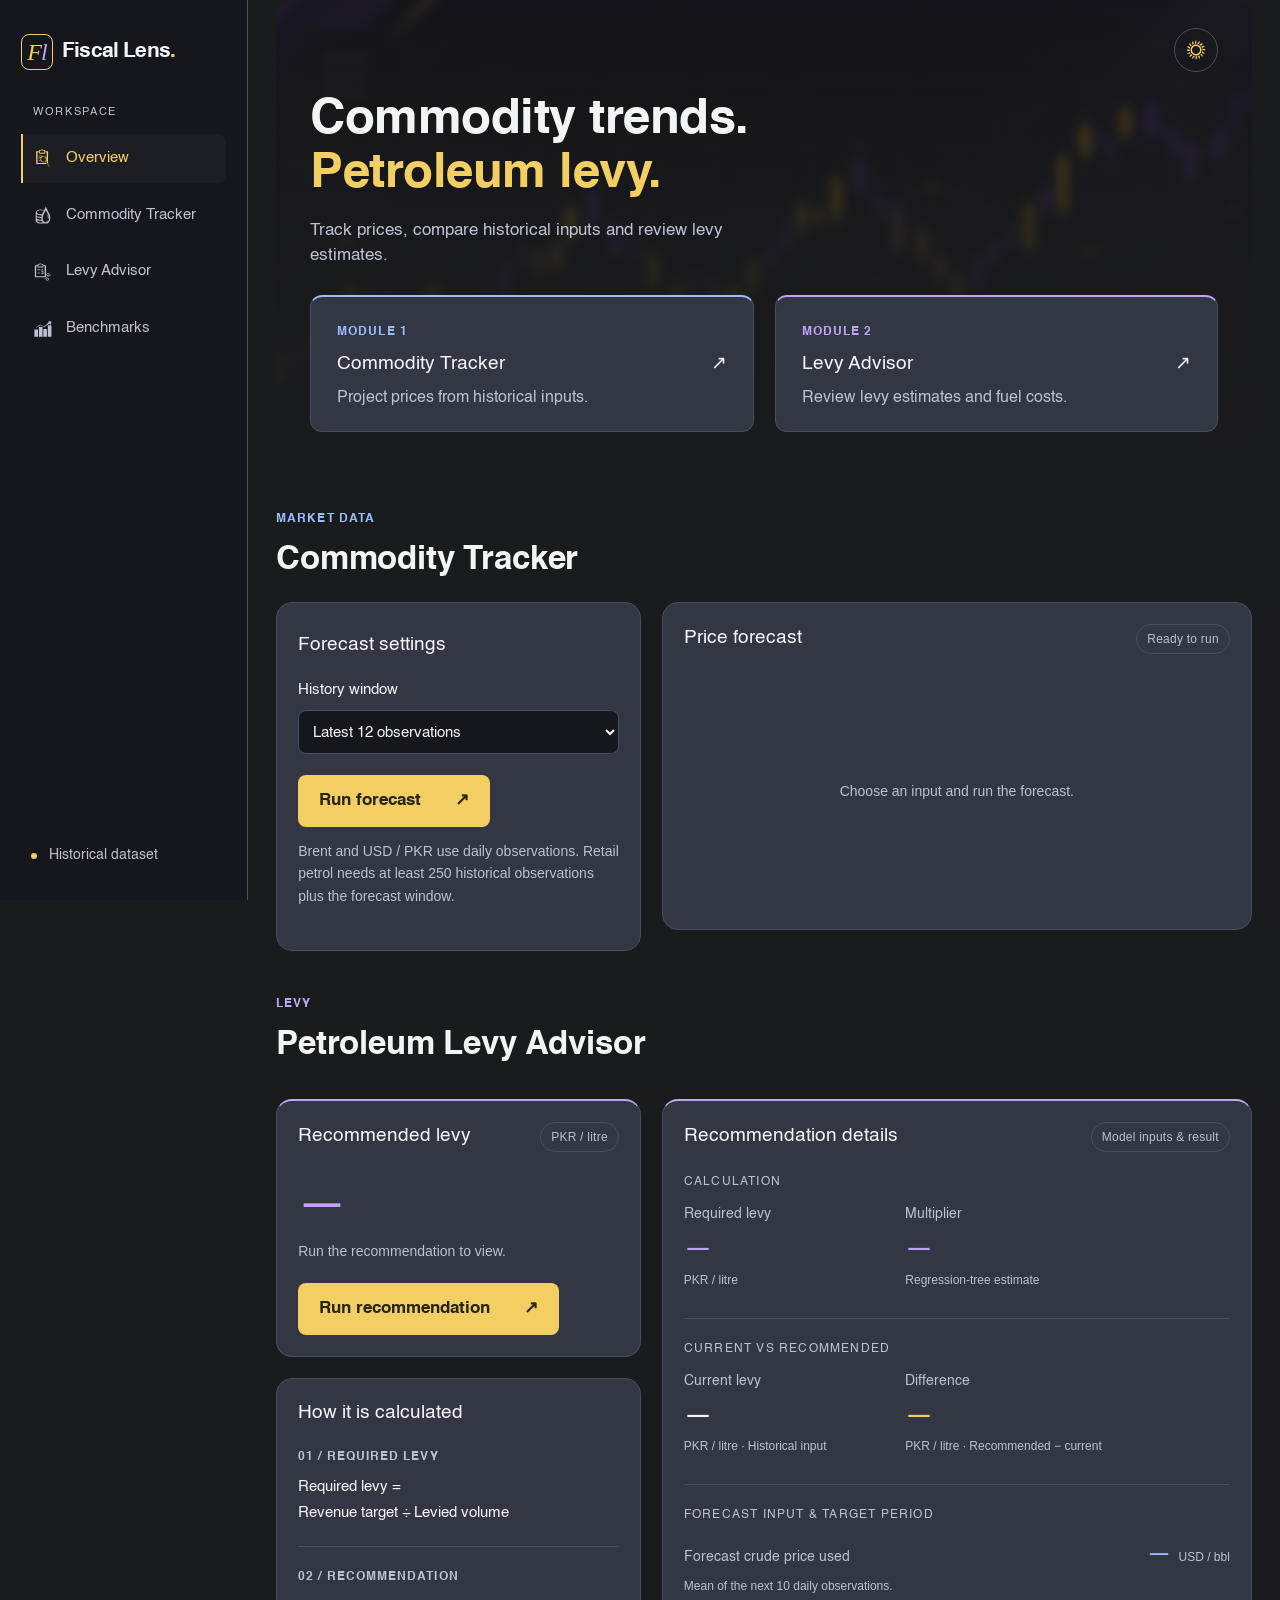
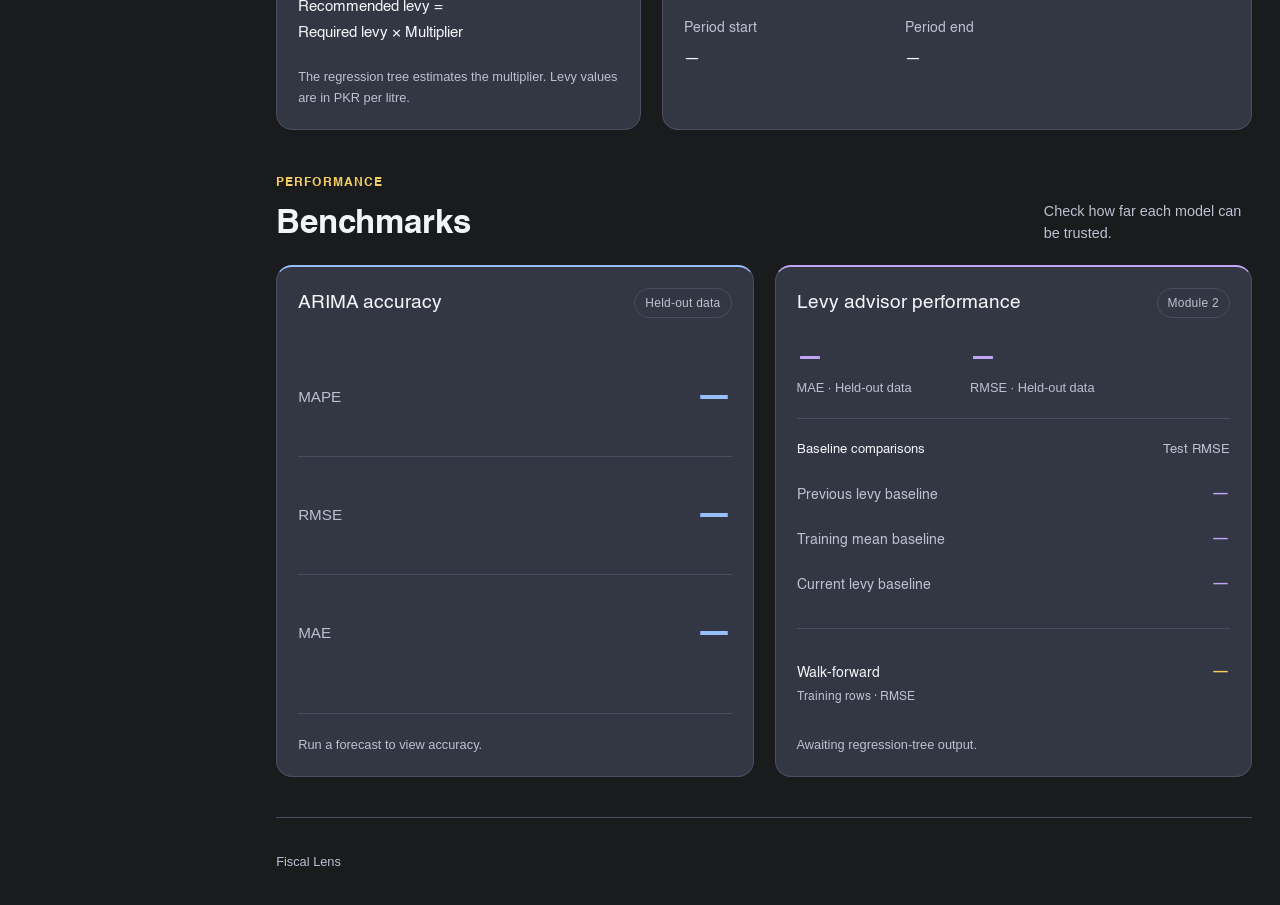
<file: frontend/index.html>
<!DOCTYPE html>
<html lang="en">
<head>
  <meta charset="utf-8">
  <meta name="viewport" content="width=device-width, initial-scale=1">
  <meta name="theme-color" content="#292b36">
  <title>Fiscal Lens · Commodity & levy insights</title>
  <link rel="stylesheet" href="styles.css">
  <script>try{var t=localStorage.getItem('theme');if(t)document.documentElement.dataset.theme=t}catch(e){}</script>
<script src="../Binding/levy-wasm.js" defer></script>
<script src="./app.js" defer></script>

  <!-- <script src="data.js" defer></script> -->
  <!-- <script src="app.js" defer></script> -->
</head>
<body>
<a class="skip-link" href="#main">Skip to content</a>
<div class="shell">
  <aside class="sidebar">
    <a class="brand" href="#overview"><span class="brand-mark" aria-hidden="true">F<span>l</span></span>Fiscal Lens<span class="brand-dot">.</span></a>
    <p class="sidebar-label">WORKSPACE</p>
    <nav class="nav" aria-label="Main navigation">
      <a href="#overview" class="is-active" aria-current="location"><svg class="nav-icon" aria-hidden="true" focusable="false" xmlns="http://www.w3.org/2000/svg" viewBox="0 0 24 24" fill="currentColor" xmlns:c2pa="http://c2pa.org/manifest"><metadata><c2pa:manifest>[base64]//[base64]/[base64]/[base64]/[base64]/3cyjxFA3Qo5S46fX0/ihY0VZ7mfb9KF703t5OjWDBWMA4GA1UdDwEB/wQEAwIHgDAVBgNVHSUEDjAMBgorBgEEAYPoXgIBMAwGA1UdEwEB/wQCMAAwHwYDVR0jBBgwFoAUzlHiBIFOZFsj+OPEz5o+nMHXXMIwCgYIKoZIzj0EAwMDZwAwZAIwMXMdFJ4BetLLVY7ORuE9noqbbAZOZn/aArXyTwFAZfKrPzxF2vPoJNf1+UCdg1XGAjBwX1zd9WGqYkqmL5SFqw1QySjr1zJfpJM9+1rdDwSPLMOPOjKuiXjoU/[base64]</c2pa:manifest></metadata><path fill-rule="evenodd" d="M18.99 22.22C18.94 22.16 18.44 21.57 17.89 20.91C17.33 20.24 16.79 19.6 16.68 19.48L16.47 19.26L10.37 19.26L4.28 19.26L4.09 19.1L3.9 18.93L3.86 17.76C3.84 17.11 3.82 13.84 3.81 10.48L3.78 4.38L3.96 4.22C4.22 3.99 4.67 3.93 6.09 3.93L7.29 3.93L7.25 3.39C7.18 2.54 7.34 2.43 8.63 2.43C9.49 2.43 9.64 2.4 9.64 2.25C9.64 1.8 9.92 1.68 10.94 1.68C11.96 1.68 12.23 1.79 12.23 2.22C12.23 2.4 12.38 2.43 13.34 2.43C14.51 2.43 14.68 2.55 14.64 3.39L14.62 3.9L16.01 3.93C17.48 3.97 17.72 4.01 17.94 4.25L18.08 4.4L18.08 7.55C18.08 9.28 18.07 12.49 18.06 14.67L18.05 18.64L18.37 19.03C18.54 19.24 19.01 19.8 19.4 20.27C20.32 21.37 20.3 21.34 20.11 21.62C19.97 21.84 19.32 22.32 19.17 22.32C19.13 22.32 19.05 22.27 18.99 22.22ZM19.37 21.89C19.57 21.79 19.92 21.42 19.89 21.35C19.88 21.32 19.07 20.33 18.09 19.15C17.11 17.97 16.16 16.82 15.99 16.61C15.82 16.39 15.67 16.21 15.65 16.21C15.64 16.21 15.46 16.34 15.27 16.51C15.07 16.68 14.9 16.82 14.89 16.83C14.86 16.84 14.73 16.68 16.99 19.39C18 20.6 18.9 21.68 18.98 21.78C19.14 22 19.16 22 19.37 21.89ZM15.42 17.97C15.39 17.93 15.22 17.69 15.03 17.45C14.64 16.96 14.72 16.98 14.03 17.21C13.31 17.46 12.94 17.51 12.29 17.43C11.06 17.29 10.06 16.67 9.35 15.64L9.11 15.29L7.95 15.27L6.78 15.26L6.76 15.03C6.74 14.72 6.77 14.71 7.89 14.71C8.44 14.71 8.89 14.69 8.89 14.67C8.89 14.64 8.86 14.53 8.82 14.42C8.79 14.31 8.75 14.03 8.72 13.79L8.68 13.35L7.72 13.34L6.75 13.32L6.75 13.07L6.75 12.81L7.74 12.79L8.73 12.78L8.83 12.43C8.88 12.24 8.98 11.96 9.05 11.81C9.12 11.65 9.17 11.52 9.17 11.51C9.17 11.5 8.64 11.48 7.99 11.47C6.69 11.45 6.68 11.45 6.71 11.11L6.72 10.93L8.18 10.9C9.55 10.88 9.64 10.87 9.72 10.76C9.76 10.7 9.97 10.52 10.18 10.36C10.38 10.2 10.56 10.05 10.56 10.03C10.56 10 9.7 9.98 8.64 9.97L6.72 9.95L6.72 9.69L6.72 9.43L8.68 9.42C10.92 9.4 10.9 9.4 10.9 9.64C10.9 9.84 10.86 9.84 11.41 9.66C11.96 9.47 12.86 9.41 13.5 9.52C14.48 9.69 15.5 10.4 16.12 11.36C16.27 11.59 16.4 11.77 16.41 11.76C16.42 11.75 16.41 10.26 16.39 8.45L16.35 5.17L15.49 5.17L14.62 5.17L14.59 5.69C14.56 6.26 14.42 6.58 14.1 6.79C13.88 6.93 7.99 6.93 7.77 6.79C7.48 6.6 7.31 6.2 7.28 5.65L7.26 5.14L6.41 5.14L5.56 5.14L5.52 5.64C5.47 6.39 5.41 17.92 5.45 17.99C5.52 18.1 15.48 18.08 15.42 17.97ZM13.55 16.99C15.76 16.46 16.96 13.96 15.98 11.91C14.77 9.39 11.47 9.08 9.78 11.33C9.45 11.75 9.34 11.99 9.18 12.63C8.7 14.52 9.93 16.51 11.86 16.98C12.31 17.09 13.09 17.09 13.55 16.99ZM11.83 16.64C11.14 16.45 10.32 15.85 9.93 15.24C9.26 14.2 9.24 12.76 9.88 11.74C11.55 9.11 15.55 9.93 15.97 13C16.2 14.65 15.09 16.3 13.5 16.67C13.13 16.75 12.2 16.73 11.83 16.64ZM16.43 15.45L16.41 15.03L16.14 15.5C15.99 15.76 15.86 15.99 15.86 16.01C15.86 16.03 15.99 16.2 16.14 16.37L16.41 16.69L16.43 16.28C16.44 16.05 16.44 15.68 16.43 15.45ZM13.94 16.12C16.15 15.02 16.23 11.93 14.08 10.85C11.56 9.58 8.85 12.15 10.03 14.68C10.56 15.8 11.49 16.37 12.82 16.38L13.43 16.38L13.94 16.12ZM14.67 14.97C14.66 14.93 14.67 14.8 14.7 14.7C14.73 14.59 14.78 14.4 14.8 14.27C14.82 14.14 14.87 13.98 14.91 13.92C14.98 13.83 14.99 13.84 15.03 14.03C15.12 14.5 14.81 15.32 14.67 14.97ZM14.86 13.33C14.84 13.3 14.77 13.08 14.71 12.84C14.57 12.3 14.43 12.02 14.1 11.65C13.82 11.33 13.78 11.22 13.97 11.28C14.19 11.35 14.53 11.72 14.71 12.09C14.91 12.48 15.09 13.16 15.04 13.29C15 13.39 14.91 13.41 14.86 13.33ZM10.93 5.63C11.47 5.63 12.29 5.65 12.76 5.68C13.27 5.71 13.61 5.71 13.63 5.68C13.65 5.65 13.67 5.11 13.68 4.47L13.69 3.32L12.75 3.28C11.7 3.24 11.6 3.2 11.42 2.83C11.24 2.46 10.62 2.46 10.47 2.83C10.32 3.19 10.16 3.24 9.11 3.28L8.19 3.31L8.19 4.48C8.19 5.12 8.21 5.66 8.24 5.68C8.26 5.71 8.66 5.71 9.12 5.68C9.58 5.65 10.39 5.63 10.93 5.63Z"/></svg>Overview</a>
      <a href="#tracker"><svg class="nav-icon" aria-hidden="true" focusable="false" xmlns="http://www.w3.org/2000/svg" viewBox="0 0 24 24" fill="currentColor" xmlns:c2pa="http://c2pa.org/manifest"><metadata><c2pa:manifest>[base64]/[base64]/[base64]/MIXFzdt/[base64]/[base64]/3cyjxFA3Qo5S46fX0/ihY0VZ7mfb9KF703t5OjWDBWMA4GA1UdDwEB/wQEAwIHgDAVBgNVHSUEDjAMBgorBgEEAYPoXgIBMAwGA1UdEwEB/wQCMAAwHwYDVR0jBBgwFoAUzlHiBIFOZFsj+OPEz5o+nMHXXMIwCgYIKoZIzj0EAwMDZwAwZAIwMXMdFJ4BetLLVY7ORuE9noqbbAZOZn/aArXyTwFAZfKrPzxF2vPoJNf1+UCdg1XGAjBwX1zd9WGqYkqmL5SFqw1QySjr1zJfpJM9+1rdDwSPLMOPOjKuiXjoU/[base64]/dDJ1sJQ5oXG02AI2X5qj8wrA00Hi8e+isDW2j4lFiQ=</c2pa:manifest></metadata><path fill-rule="evenodd" d="M7.71 22.26C5.71 22.04 4.27 21.22 3.6 19.89C3.24 19.18 3.21 18.8 3.22 14.54C3.22 8.67 3.26 8.44 4.44 7.24C4.85 6.83 5.05 6.68 5.54 6.42C7.83 5.24 10.35 5.17 12.76 6.23C13.05 6.36 13.32 6.45 13.36 6.43C13.44 6.38 14.12 4.97 14.37 4.31C14.57 3.8 14.74 3.34 15.16 2.13C15.36 1.56 15.43 1.57 15.64 2.17C16.47 4.63 17.08 5.94 18.6 8.55C19.59 10.24 19.93 11.14 20.5 13.47C20.88 15.04 20.79 17.32 20.29 18.64C19.91 19.66 19.22 20.55 18.22 21.33C17.21 22.12 16.66 22.32 15.46 22.32C14.55 22.32 14.1 22.23 13.59 21.96C13.25 21.77 13 21.74 12.8 21.84C12.11 22.21 9.39 22.43 7.71 22.26ZM10.72 20.87C11.78 20.62 11.79 20.62 11.41 20.13C11.26 19.93 11.05 19.62 10.94 19.42L10.74 19.06L9.05 19.02C8.12 19 7.18 18.95 6.97 18.92C6.76 18.88 6.4 18.82 6.18 18.78C5.96 18.74 5.6 18.66 5.39 18.6C4.82 18.44 4.77 18.45 4.82 18.69C4.91 19.07 5.18 19.54 5.49 19.85C6.4 20.72 9.07 21.24 10.72 20.87ZM16.5 20.61C17.27 20.43 18.15 19.66 18.59 18.76C19.39 17.16 19.39 15.17 18.57 12.58C18.38 11.96 17.45 9.99 16.98 9.19C16.61 8.58 15.98 7.41 15.74 6.92C15.61 6.64 15.46 6.41 15.41 6.41C15.37 6.41 15.09 6.88 14.76 7.5C14.45 8.1 14.11 8.74 14 8.92C13.67 9.48 12.65 11.55 12.43 12.12C12.17 12.78 11.94 13.74 11.78 14.72C11.4 17.25 12.14 19.4 13.74 20.38C14.25 20.69 15.67 20.81 16.5 20.61ZM16.14 20.4C15.88 20.25 16 20.04 16.81 19.21C17.24 18.78 17.62 18.44 17.65 18.46C17.77 18.53 17.78 18.86 17.68 19.18C17.46 19.88 16.52 20.63 16.14 20.4ZM10.04 17.74C10.29 17.69 10.3 17.64 10.2 16.9C10.15 16.54 10.12 16.14 10.12 16.01C10.11 15.63 10.12 15.63 9.07 15.6C7.47 15.54 6.05 15.27 4.98 14.82C4.64 14.67 4.48 14.63 4.45 14.68C4.4 14.76 4.42 16.09 4.47 16.34C4.55 16.74 6.67 17.47 8.5 17.74C8.77 17.77 9.86 17.77 10.04 17.74ZM18.05 16.26C18 16.06 17.92 15.57 17.89 15.17C17.81 14.26 17.69 13.57 17.51 13.06C17.2 12.18 17.06 11.31 17.23 11.31C17.48 11.31 17.99 12.14 18.28 13C18.65 14.12 18.72 15.63 18.42 16.29C18.22 16.73 18.17 16.72 18.05 16.26ZM10.04 14.33C10.12 14.31 10.19 14.23 10.2 14.16C10.22 14.09 10.31 13.7 10.41 13.29C10.51 12.88 10.58 12.53 10.56 12.51C10.54 12.49 10.02 12.48 9.41 12.47C7.77 12.47 6.54 12.19 5.07 11.5C4.6 11.28 4.47 11.25 4.43 11.31C4.38 11.39 4.41 12.7 4.47 13.09C4.5 13.29 4.8 13.45 5.81 13.78C7.11 14.22 9.37 14.5 10.04 14.33ZM10.87 11.02C11.04 10.96 11.09 10.88 11.23 10.51C11.41 10.02 11.83 9.21 12.47 8.11C12.72 7.69 12.93 7.3 12.93 7.26C12.93 6.97 11.48 6.42 10.56 6.37C10.3 6.36 9.91 6.32 9.7 6.29C9.39 6.24 9.17 6.24 8.71 6.31C8.38 6.36 8 6.41 7.87 6.41C7.74 6.41 7.48 6.45 7.3 6.49C6.07 6.8 5.14 7.42 4.76 8.17C4.52 8.64 4.62 9.13 5.06 9.68C5.7 10.45 6.37 10.79 7.78 11.05C8.35 11.15 10.59 11.13 10.87 11.02Z"/></svg>Commodity Tracker</a>
      <a href="#levy"><svg class="nav-icon" aria-hidden="true" focusable="false" xmlns="http://www.w3.org/2000/svg" viewBox="0 0 24 24" fill="currentColor" xmlns:c2pa="http://c2pa.org/manifest"><metadata><c2pa:manifest>[base64]/[base64]/[base64]/vxvUtY97X2mOoceWcQIwB28IKiY3VybHgpc2VsZiNqdW1iZj1jMnBhLmFzc2VydGlvbnMvYzJwYS5oYXNoLmRhdGFkaGFzaFggeGR0qYM8rCTQRt0r3Pzvz/[base64]/[base64]/3cyjxFA3Qo5S46fX0/ihY0VZ7mfb9KF703t5OjWDBWMA4GA1UdDwEB/wQEAwIHgDAVBgNVHSUEDjAMBgorBgEEAYPoXgIBMAwGA1UdEwEB/wQCMAAwHwYDVR0jBBgwFoAUzlHiBIFOZFsj+OPEz5o+nMHXXMIwCgYIKoZIzj0EAwMDZwAwZAIwMXMdFJ4BetLLVY7ORuE9noqbbAZOZn/aArXyTwFAZfKrPzxF2vPoJNf1+UCdg1XGAjBwX1zd9WGqYkqmL5SFqw1QySjr1zJfpJM9+1rdDwSPLMOPOjKuiXjoU/[base64]/WIh5tv1Qi1i46gyZEhGTMFpJNVR2GcesrqUMHr26m7HU0=</c2pa:manifest></metadata><path fill-rule="evenodd" d="M16.44 22.24C15.82 22.02 15.49 21.55 15.54 20.94C15.67 19.32 18.27 18.42 18.96 19.76C19.64 21.06 17.91 22.77 16.44 22.24ZM17.52 21.45C18.22 21.18 18.55 20.61 18.22 20.21C17.72 19.61 16.39 20.08 16.3 20.88C16.24 21.48 16.76 21.73 17.52 21.45ZM13.54 20.46C13.45 20.22 13.7 20 14.86 19.24C15.88 18.58 18.11 17.12 19.93 15.93C21.49 14.91 21.46 14.92 21.63 14.98C21.72 15.02 21.79 15.1 21.81 15.18C21.86 15.38 21.71 15.51 20.58 16.24C20.09 16.56 19.01 17.26 18.19 17.79C16.68 18.78 15.83 19.34 14.98 19.89C14.18 20.41 13.96 20.53 13.76 20.53C13.65 20.53 13.56 20.5 13.54 20.46ZM2.73 18.24C2.56 18.19 2.39 18.04 2.32 17.87C2.24 17.66 2.15 4.55 2.22 4.31C2.36 3.91 2.82 3.8 4.39 3.8L5.5 3.8L5.47 3.33C5.41 2.49 5.49 2.43 6.76 2.39L7.68 2.36L7.72 2.17C7.8 1.76 8.11 1.66 9.16 1.69C9.88 1.71 10.07 1.78 10.13 2.05C10.19 2.36 10.18 2.36 11.15 2.39C12.38 2.43 12.46 2.49 12.43 3.3L12.41 3.77L13.63 3.8C15.56 3.86 15.73 3.94 15.71 4.78C15.71 4.85 15.69 7.69 15.67 11.08C15.65 14.47 15.62 17.4 15.61 17.59C15.57 17.99 15.37 18.24 15.1 18.25C13.81 18.27 2.83 18.26 2.73 18.24ZM14.13 17.06C14.19 16.94 14.06 5.02 13.99 4.98C13.96 4.96 13.59 4.95 13.17 4.95L12.41 4.97L12.38 5.45C12.35 5.97 12.27 6.18 11.98 6.46L11.84 6.59L8.96 6.59C5.73 6.59 5.94 6.61 5.67 6.16C5.56 5.97 5.52 5.82 5.49 5.44L5.45 4.97L4.72 4.95C4.32 4.95 3.95 4.96 3.91 4.99C3.83 5.04 3.69 16.83 3.76 17.03C3.79 17.1 4.46 17.11 8.95 17.11C11.79 17.11 14.12 17.09 14.13 17.06ZM17.12 16.48C16.2 16.23 15.83 15.44 16.24 14.62C16.87 13.36 18.83 12.95 19.51 13.94C20.35 15.15 18.7 16.9 17.12 16.48ZM18.07 15.72C18.56 15.51 18.95 15.06 18.95 14.69C18.95 13.71 17.27 14.02 17 15.05C16.84 15.63 17.41 15.99 18.07 15.72ZM11.32 15.07C11.27 14.97 11.24 14.83 11.24 14.78C11.24 14.61 11.18 14.5 11.08 14.5C10.93 14.5 10.46 14.19 10.25 13.96C10.03 13.72 9.95 13.5 10.03 13.36C10.13 13.2 10.25 13.24 10.58 13.54C10.93 13.86 11.1 13.97 11.15 13.92C11.17 13.9 11.19 13.45 11.19 12.92L11.19 11.96L10.87 11.9C10.2 11.77 9.88 11.36 9.84 10.61C9.79 9.65 10.17 9.1 11.02 8.88C11.22 8.83 11.27 8.79 11.28 8.68C11.38 7.93 11.81 7.8 11.85 8.51L11.86 8.81L12.11 8.88C12.71 9.06 13.14 9.74 12.92 10.16C12.83 10.32 12.73 10.28 12.62 10.04C12.47 9.71 11.97 9.3 11.85 9.41C11.8 9.46 11.73 11.37 11.78 11.42C11.8 11.44 11.97 11.48 12.16 11.51C12.86 11.61 13.22 12.02 13.22 12.73C13.22 13.56 12.63 14.33 11.82 14.52C11.72 14.54 11.67 14.6 11.64 14.7C11.5 15.33 11.45 15.39 11.32 15.07ZM5.03 14.46C4.94 14.37 4.99 14.02 5.11 13.99C5.23 13.96 8.72 14 8.84 14.04C8.89 14.06 8.9 14.13 8.89 14.27L8.88 14.47L6.97 14.49C5.92 14.49 5.05 14.48 5.03 14.46ZM12.03 13.85C12.35 13.66 12.54 13.4 12.66 13.02C12.77 12.66 12.77 12.65 12.67 12.45C12.55 12.2 12.32 12.06 12 12.04L11.76 12.03L11.74 12.99C11.72 14.04 11.72 14.04 12.03 13.85ZM5.06 12.66C5.01 12.63 4.99 12.53 5 12.4L5.02 12.19L6.93 12.18L8.85 12.16L8.88 12.3C8.9 12.37 8.9 12.5 8.88 12.57L8.85 12.71L6.99 12.71C5.97 12.7 5.1 12.68 5.06 12.66ZM11.21 11.28C11.22 11.21 11.24 10.76 11.25 10.28C11.28 9.3 11.29 9.33 10.93 9.48C10.51 9.65 10.36 9.92 10.36 10.5C10.36 11 10.52 11.27 10.87 11.35C11.15 11.42 11.18 11.41 11.21 11.28ZM5.02 10.85C4.87 10.34 4.75 10.37 6.93 10.37L8.85 10.37L8.88 10.51C8.9 10.58 8.9 10.7 8.88 10.78L8.85 10.91L6.95 10.91C5.47 10.91 5.04 10.9 5.02 10.85ZM4.98 9.47C4.9 9.39 4.94 9.02 5.02 8.99C5.14 8.95 8.44 8.95 8.7 8.99C8.91 9.03 8.91 9.03 8.89 9.25L8.88 9.47L6.94 9.49C5.88 9.5 5 9.49 4.98 9.47ZM8.96 5.4C9.39 5.4 10.14 5.43 10.63 5.45L11.51 5.5L11.52 4.51C11.53 3.97 11.53 3.46 11.53 3.38L11.54 3.23L10.66 3.2C9.66 3.16 9.56 3.13 9.38 2.75C9.28 2.55 9.28 2.55 8.94 2.55L8.59 2.55L8.51 2.76C8.37 3.12 8.26 3.16 7.26 3.2L6.38 3.23L6.36 4.29C6.36 4.87 6.36 5.38 6.38 5.42C6.4 5.49 6.54 5.49 7.29 5.45C7.77 5.43 8.53 5.4 8.96 5.4Z"/></svg>Levy Advisor</a>
      <a href="#benchmarks"><svg class="nav-icon" aria-hidden="true" focusable="false" xmlns="http://www.w3.org/2000/svg" viewBox="0 0 24 24" fill="currentColor" xmlns:c2pa="http://c2pa.org/manifest"><metadata><c2pa:manifest>[base64]/[base64]/LYa9gx/[base64]/K8A45FjRnWpCIJhbRCKW/4zk0tmiY3VybHgpc2VsZiNqdW1iZj1jMnBhLmFzc2VydGlvbnMvYzJwYS5oYXNoLmRhdGFkaGFzaFggh7fGbjE/[base64]/[base64]/3cyjxFA3Qo5S46fX0/ihY0VZ7mfb9KF703t5OjWDBWMA4GA1UdDwEB/wQEAwIHgDAVBgNVHSUEDjAMBgorBgEEAYPoXgIBMAwGA1UdEwEB/wQCMAAwHwYDVR0jBBgwFoAUzlHiBIFOZFsj+OPEz5o+nMHXXMIwCgYIKoZIzj0EAwMDZwAwZAIwMXMdFJ4BetLLVY7ORuE9noqbbAZOZn/aArXyTwFAZfKrPzxF2vPoJNf1+UCdg1XGAjBwX1zd9WGqYkqmL5SFqw1QySjr1zJfpJM9+1rdDwSPLMOPOjKuiXjoU/[base64]/NkU3vVm00fxsRIrh110CNOTsYftltigEapJknkodddrZ0E=</c2pa:manifest></metadata><path fill-rule="evenodd" d="M1.7 21.28C1.69 21.24 1.69 19.26 1.69 16.86L1.71 12.51L3.85 12.5L6 12.49L6 16.92L6 21.35L3.87 21.35C2.21 21.35 1.72 21.33 1.7 21.28ZM7.11 21.28C7.09 21.24 7.09 18.6 7.1 15.4L7.11 9.6L9.24 9.58C10.91 9.57 11.38 9.58 11.41 9.64C11.46 9.71 11.48 21.13 11.43 21.26C11.38 21.38 7.15 21.39 7.11 21.28ZM12.41 21.31C12.39 21.29 12.38 19.18 12.38 16.62L12.38 11.96L14.5 11.93C15.67 11.92 16.64 11.92 16.66 11.94C16.68 11.96 16.7 14.08 16.69 16.65L16.67 21.32L14.56 21.33C13.4 21.34 12.44 21.33 12.41 21.31ZM17.81 21.28C17.79 21.24 17.79 18.15 17.79 14.4L17.81 7.6L19.94 7.6C21.67 7.61 22.07 7.62 22.11 7.68C22.14 7.73 22.16 10.8 22.16 14.52C22.16 20.64 22.15 21.28 22.07 21.31C21.89 21.38 17.83 21.35 17.81 21.28ZM3.55 10.64C3.76 10.45 4.2 10.03 4.54 9.7C5.34 8.93 6.66 7.9 8.05 6.96C8.84 6.43 8.99 6.41 9.52 6.78C9.71 6.91 10.21 7.23 10.62 7.49C11.04 7.75 11.79 8.23 12.29 8.55C12.79 8.88 13.22 9.13 13.25 9.13C13.27 9.12 13.49 8.93 13.74 8.7C13.99 8.48 14.39 8.12 14.65 7.92C15.87 6.92 16.43 6.38 18.61 4.07L18.83 3.85L18.63 3.42C18.42 2.97 18.41 2.77 18.62 2.69C18.75 2.64 19.36 2.65 19.66 2.7C19.8 2.73 20.07 2.78 20.27 2.82C20.46 2.85 20.69 2.9 20.78 2.92C20.87 2.95 21.12 3 21.35 3.03C21.78 3.11 22.21 3.27 22.28 3.37C22.36 3.51 22.31 3.78 22.08 4.33C21.52 5.68 21.44 5.88 21.31 6.16C21.03 6.78 20.85 6.81 20.42 6.33C20.11 5.96 20.1 5.96 19.62 6.13C18.57 6.49 16.44 7.79 15.16 8.84C14.47 9.42 13.96 9.76 13.66 9.85C13.38 9.93 13.16 9.84 12.16 9.18C11.73 8.9 10.98 8.42 10.49 8.11C10 7.81 9.47 7.47 9.31 7.35C9.14 7.23 8.97 7.14 8.93 7.14C8.76 7.14 6.67 8.65 5.5 9.61C5.27 9.8 4.81 10.11 4.47 10.29C4.14 10.48 3.73 10.71 3.57 10.8C3.14 11.05 3.13 11.02 3.55 10.64Z"/></svg>Benchmarks</a>
    </nav>
    <div class="sidebar-foot"><span class="status-dot"></span> Historical dataset</div>
  </aside>
  <main class="main" id="main" tabindex="-1">
    <section id="overview" class="section hero">
      <div class="hero-tools"><button id="theme-toggle" class="theme-toggle" type="button" aria-label="Switch to light mode" title="Switch to light mode"><svg class="theme-icon theme-icon-sun" aria-hidden="true" focusable="false" xmlns="http://www.w3.org/2000/svg" viewBox="0 0 24 24" fill="currentColor" xmlns:c2pa="http://c2pa.org/manifest"><metadata><c2pa:manifest>[base64]/[base64]/[base64]/[base64]/3cyjxFA3Qo5S46fX0/ihY0VZ7mfb9KF703t5OjWDBWMA4GA1UdDwEB/wQEAwIHgDAVBgNVHSUEDjAMBgorBgEEAYPoXgIBMAwGA1UdEwEB/wQCMAAwHwYDVR0jBBgwFoAUzlHiBIFOZFsj+OPEz5o+nMHXXMIwCgYIKoZIzj0EAwMDZwAwZAIwMXMdFJ4BetLLVY7ORuE9noqbbAZOZn/aArXyTwFAZfKrPzxF2vPoJNf1+UCdg1XGAjBwX1zd9WGqYkqmL5SFqw1QySjr1zJfpJM9+1rdDwSPLMOPOjKuiXjoU/[base64]</c2pa:manifest></metadata><path fill-rule="evenodd" d="M11.73 22.12C11.62 21.94 11.52 19.24 11.62 19.05C11.72 18.88 12.06 18.78 12.6 18.77C13.35 18.76 13.42 18.93 13.12 20.08C12.75 21.46 12.61 21.84 12.4 22.06C12.15 22.3 11.86 22.33 11.73 22.12ZM7.97 21.45C7.81 21.36 7.83 21.08 8.04 20.57C8.14 20.33 8.35 19.77 8.52 19.33C8.87 18.35 8.94 18.28 9.37 18.32C9.76 18.36 10.31 18.59 10.4 18.74C10.56 19.05 10.44 19.28 9.48 20.48C8.69 21.46 8.36 21.68 7.97 21.45ZM15.6 21.47C15.53 21.42 15.27 20.87 14.56 19.28C14.44 19.02 14.35 18.75 14.35 18.69C14.35 18.44 15.2 17.87 15.57 17.87C15.83 17.87 15.99 18.11 16.07 18.62C16.22 19.68 16.33 20.76 16.29 20.96C16.23 21.36 15.85 21.63 15.6 21.47ZM4.85 19.35C4.64 19.27 4.56 19.07 4.66 18.89C4.77 18.69 6.49 16.87 6.68 16.77C6.87 16.66 7.18 16.79 7.62 17.19C8.27 17.77 8.07 18.01 6.02 19.08C5.39 19.42 5.14 19.47 4.85 19.35ZM17.81 18.36C17.23 17.81 16.75 17.31 16.73 17.25C16.64 16.98 17.38 16.02 17.68 16.02C17.96 16.02 18.49 16.77 19.17 18.13C19.53 18.84 19.47 19.35 19.03 19.35C18.89 19.35 18.67 19.18 17.81 18.36ZM10.94 17.93C8.36 17.48 6.46 15.52 6.03 12.87C5.6 10.29 7.05 7.64 9.5 6.49C10.97 5.8 13.03 5.8 14.51 6.49C17.14 7.73 18.51 10.52 17.87 13.37C17.36 15.7 15.42 17.52 13.02 17.93C12.15 18.08 11.8 18.08 10.94 17.93ZM12.99 16.32C13.14 16.29 13.57 16.11 13.95 15.93C14.57 15.62 14.68 15.55 15.17 15.03C15.77 14.4 15.81 14.33 16.15 13.44C16.38 12.82 16.39 12.77 16.39 12.05C16.38 11.1 16.34 10.9 15.93 10.05C15.63 9.44 15.55 9.33 15.04 8.84C14.44 8.26 14.18 8.1 13.33 7.8C12.79 7.61 12.75 7.6 11.88 7.62L10.98 7.65L10.27 7.95C9.58 8.24 9.54 8.27 8.93 8.87C8.26 9.54 8.15 9.72 7.82 10.62C7.55 11.36 7.52 12.52 7.74 13.18C8.03 14.06 8.37 14.6 8.98 15.18C9.58 15.75 9.8 15.88 10.72 16.2C11.28 16.4 12.39 16.46 12.99 16.32ZM2.94 16.28C2.69 16.2 2.48 15.97 2.48 15.78C2.48 15.55 2.51 15.53 3.29 15.2C3.64 15.04 4.21 14.79 4.55 14.63C5.27 14.3 5.37 14.29 5.58 14.52C6.11 15.1 6.25 15.74 5.88 15.92C5.58 16.08 3.21 16.36 2.94 16.28ZM20.65 15.98C20.46 15.9 19.91 15.69 19.43 15.51C18.94 15.33 18.49 15.13 18.42 15.07C18.27 14.93 18.27 14.65 18.43 14.19C18.76 13.23 18.94 13.27 20.6 14.6C21.37 15.22 21.52 15.4 21.52 15.71C21.52 16.16 21.25 16.24 20.65 15.98ZM4.24 13.2C3.47 13.02 2.32 12.66 2.1 12.54C1.69 12.31 1.57 11.76 1.91 11.67C2.11 11.61 4.86 11.56 4.93 11.61C5.1 11.73 5.2 12.07 5.22 12.56C5.24 13.29 5.08 13.4 4.24 13.2ZM19.03 12.33C18.85 12.11 18.8 11.94 18.78 11.45C18.75 10.57 18.93 10.53 20.68 11.04C21.87 11.38 22.06 11.47 22.21 11.77C22.32 11.99 22.33 12.01 22.23 12.15C22.1 12.35 22.08 12.36 20.49 12.4C19.23 12.44 19.12 12.43 19.03 12.33ZM4.58 10.28C4.12 9.99 2.76 8.87 2.62 8.68C2.47 8.47 2.44 8.05 2.56 7.93C2.68 7.81 2.96 7.85 3.43 8.04C3.67 8.14 4.23 8.35 4.67 8.52C5.78 8.92 5.82 8.98 5.57 9.8C5.36 10.49 5.1 10.61 4.58 10.28ZM18.45 9.5C18.35 9.42 18.18 9.16 18.06 8.92C17.72 8.21 17.84 8.04 18.83 7.9C20.75 7.61 21.29 7.63 21.46 8.01C21.6 8.32 21.5 8.44 20.88 8.71C20.57 8.85 19.97 9.12 19.55 9.31C18.68 9.7 18.68 9.7 18.45 9.5ZM5.96 7.78C5.55 7.33 4.58 5.49 4.58 5.15C4.58 4.82 4.81 4.55 5.03 4.62C5.2 4.67 7.13 6.48 7.23 6.67C7.33 6.87 7.16 7.24 6.8 7.63C6.47 7.97 6.19 8.03 5.96 7.78ZM16.95 7.21C16.65 7.08 16.17 6.65 16.08 6.44C15.94 6.1 16.23 5.84 17.75 5.02C18.54 4.58 18.92 4.49 19.2 4.67C19.53 4.89 19.44 5.05 18.38 6.17C17.54 7.05 17.27 7.31 17.18 7.3C17.17 7.3 17.07 7.26 16.95 7.21ZM8.25 6.07C8.04 5.98 8 5.85 7.86 4.83C7.6 3.01 7.67 2.54 8.19 2.49C8.42 2.48 8.42 2.48 8.6 2.87C8.7 3.08 8.96 3.65 9.19 4.14C9.41 4.63 9.61 5.1 9.63 5.19C9.68 5.44 9.45 5.68 8.95 5.92C8.48 6.14 8.46 6.15 8.25 6.07ZM14.14 5.55C13.25 5.24 13.29 5.02 14.6 3.4C15.24 2.62 15.4 2.48 15.73 2.48C16.22 2.48 16.25 2.67 15.9 3.56C15.76 3.9 15.55 4.46 15.43 4.8C15.09 5.73 14.94 5.82 14.14 5.55ZM11.03 5.22C10.76 5.17 10.67 4.93 10.75 4.47C10.85 3.87 11.37 2.18 11.51 1.98C11.66 1.77 12 1.64 12.18 1.74C12.34 1.83 12.36 1.95 12.4 3.54L12.44 4.88L12.28 5.01C12.19 5.08 12.02 5.15 11.92 5.17C11.53 5.23 11.16 5.25 11.03 5.22Z"/></svg><svg class="theme-icon theme-icon-moon" aria-hidden="true" focusable="false" xmlns="http://www.w3.org/2000/svg" viewBox="0 0 24 24" fill="currentColor" xmlns:c2pa="http://c2pa.org/manifest"><metadata><c2pa:manifest>[base64]/[base64]/[base64]/0/[base64]/[base64]/3cyjxFA3Qo5S46fX0/ihY0VZ7mfb9KF703t5OjWDBWMA4GA1UdDwEB/wQEAwIHgDAVBgNVHSUEDjAMBgorBgEEAYPoXgIBMAwGA1UdEwEB/wQCMAAwHwYDVR0jBBgwFoAUzlHiBIFOZFsj+OPEz5o+nMHXXMIwCgYIKoZIzj0EAwMDZwAwZAIwMXMdFJ4BetLLVY7ORuE9noqbbAZOZn/aArXyTwFAZfKrPzxF2vPoJNf1+UCdg1XGAjBwX1zd9WGqYkqmL5SFqw1QySjr1zJfpJM9+1rdDwSPLMOPOjKuiXjoU/[base64]/4ZA43OxZkbuIB48Qo0/v4WkEmnPvVg=</c2pa:manifest></metadata><path fill-rule="evenodd" d="M14.07 22.25C12.83 22.15 11.87 21.89 10.81 21.38C7.85 19.95 5.49 17 4.79 13.84C4.56 12.78 4.57 11.06 4.83 10.06C5.35 8 6.73 5.69 8.35 4.16C9.67 2.92 11.7 1.89 13.16 1.71L13.53 1.67L12.97 2.17C10.5 4.43 9.62 5.65 8.86 7.83C7.76 11.01 9.13 15.56 12.13 18.69C13.47 20.09 14.46 20.57 17.84 21.42C19.29 21.79 19.47 21.86 19.15 21.93C17.57 22.26 15.65 22.38 14.07 22.25Z"/></svg></button></div>
      <div class="hero-banner">
        <div><h1>Commodity trends.<br><em>Petroleum levy.</em></h1><p class="hero-lede">Track prices, compare historical inputs and review levy estimates.</p></div>
      </div>
      <div class="hero-modules"><a class="module-card cobalt" href="#tracker"><span class="eyebrow">MODULE 1</span><h3>Commodity Tracker <span aria-hidden="true">↗</span></h3><p>Project prices from historical inputs.</p></a><a class="module-card purple" href="#levy"><span class="eyebrow">MODULE 2</span><h3>Levy Advisor <span aria-hidden="true">↗</span></h3><p>Review levy estimates and fuel costs.</p></a></div>
    </section>
    <section id="tracker" class="section">
      <div class="section-head"><div><p class="eyebrow blue">MARKET DATA</p><h2>Commodity Tracker</h2></div></div>
      <div class="forecast-workspace">
        <aside class="panel forecast-settings">
          <h3>Forecast settings</h3>
          <label class="field" for="window">History window<select id="window"><option value="12">Latest 12 observations</option><option value="24">Latest 24 observations</option><option value="0">All observations</option></select></label>
          <button class="btn" id="runForecast" type="button">Run forecast <span aria-hidden="true">↗</span></button>
          <p class="small-note forecast-period-note">Brent and USD / PKR use daily observations. Retail petrol needs at least 250 historical observations plus the forecast window.</p>
        </aside>
        <div class="forecast-stack">
          <div class="panel" id="forecastPanel" aria-busy="false">
            <div class="panel-title"><h3>Price forecast</h3><span class="badge" id="forecastUnit">Ready to run</span></div>
            <p class="forecast-idle small-note" id="chartIdle">Choose an input and run the forecast.</p>
            <div id="chartProgress" hidden><ol id="forecastSteps" class="forecast-steps" aria-label="Forecast progress"></ol></div>
            <div class="chart" id="forecastPlot" hidden><svg id="forecastSvg" viewBox="0 0 1000 520" role="img" aria-label="Historical values and forecast"></svg></div>
            <div id="forecastLegend" class="forecast-legend" hidden><span><i></i>History</span><span><i class="projection"></i>Forecast</span></div>
            <p id="runSummary" class="small-note" role="status" aria-live="polite"></p>
          </div>
          <div id="modelInfo" class="forecast-stack" hidden>
            <div class="panel"><div class="panel-title"><h3>Selected model</h3><span class="badge">ARI · Levinson–Durbin</span></div>
              <div class="forecast-stats"><div><b id="statOrder">—</b><span>AR order (p)</span></div><div><b id="statDiff">—</b><span>Differencing (d)</span></div><div><b id="statNext">—</b><span>Next observation</span></div></div>
              <p id="modelNote" class="small-note"></p>
            </div>
          </div>
        </div>
      </div>
    </section>
    <section id="levy" class="section">
      <div class="section-head"><div><p class="eyebrow purple-text">LEVY</p><h2>Petroleum Levy Advisor</h2></div></div>
      <div class="levy-workspace">
        <aside class="forecast-stack">
          <div class="panel levy-recommendation" id="levyPanel" aria-busy="false"><div class="panel-title"><h3>Recommended levy</h3><span class="badge">PKR / litre</span></div>
            <div id="levyProgress" hidden><ol id="levySteps" class="forecast-steps" aria-label="Recommendation calculation steps" aria-live="polite"></ol></div>
            <div id="levyResult">
              <div class="metric" id="levyValue">—</div><p id="levyRecommendationNote" class="small-note">Run the recommendation to view.</p>
            </div>
            <button class="btn" id="runLevy" type="button">Run recommendation <span aria-hidden="true">↗</span></button>
          </div>
          <div class="panel levy-formulas"><div class="panel-title"><h3>How it is calculated</h3></div>
            <div class="levy-equation"><p class="eyebrow">01 / Required levy</p><p>Required levy =<br><strong>Revenue target ÷ Levied volume</strong></p></div>
            <div class="levy-equation"><p class="eyebrow">02 / Recommendation</p><p>Recommended levy =<br><strong>Required levy × Multiplier</strong></p></div>
            <p class="small-note">The regression tree estimates the multiplier. Levy values are in PKR per litre.</p>
          </div>
        </aside>
        <div class="panel levy-details" id="levyDetails">
          <div class="panel-title"><h3>Recommendation details</h3><span class="badge">Model inputs &amp; result</span></div>
          <section class="levy-detail-group" aria-labelledby="levyCalculationHeading">
            <h4 id="levyCalculationHeading">Calculation</h4>
            <dl class="levy-detail-grid">
              <div><dt>Required levy</dt><dd><span id="levyRequired">—</span><span class="unit">PKR / litre</span></dd></div>
              <div><dt>Multiplier</dt><dd><span id="levyMultiplier">—</span><span class="unit">Regression-tree estimate</span></dd></div>
            </dl>
          </section>
          <section class="levy-detail-group" aria-labelledby="levyComparisonHeading">
            <h4 id="levyComparisonHeading">Current vs recommended</h4>
            <dl class="levy-detail-grid">
              <div><dt>Current levy</dt><dd><span id="levyCurrent">—</span><span class="unit">PKR / litre · Historical input</span></dd></div>
              <div><dt>Difference</dt><dd><span id="levyDifference">—</span><span class="unit">PKR / litre · Recommended − current</span></dd></div>
            </dl>
          </section>
          <section class="levy-detail-group" aria-labelledby="levyInputsHeading">
            <h4 id="levyInputsHeading">Forecast input &amp; target period</h4>
            <dl class="levy-crude-input"><dt>Forecast crude price used</dt><dd><span id="levyCrude">—</span> <span class="unit">USD / bbl</span></dd></dl>
            <p class="small-note levy-input-note">Mean of the next 10 daily observations.</p>
            <dl class="levy-detail-grid levy-period">
              <div><dt>Period start</dt><dd id="levyPeriodStart">—</dd></div>
              <div><dt>Period end</dt><dd id="levyPeriodEnd">—</dd></div>
            </dl>
          </section>
        </div>
      </div>
    </section>
<section id="benchmarks" class="section">
      <div class="section-head"><div><p class="eyebrow">PERFORMANCE</p><h2>Benchmarks</h2></div><p>Check how far each model can be trusted.</p></div>
      <div class="benchmark-grid">
        <div class="panel accuracy-panel accuracy-arima"><div class="panel-title"><h3>ARIMA accuracy</h3><span class="badge">Held-out data</span></div>
          <div class="forecast-stats"><div><b id="statMape">—</b><span>MAPE</span></div><div><b id="statRmse">—</b><span>RMSE</span></div><div><b id="statMae">—</b><span>MAE</span></div></div>
          <p id="accuracyNote" class="small-note" aria-live="polite">Run a forecast to view accuracy.</p>
        </div>
        <div class="panel accuracy-panel accuracy-tree"><div class="panel-title"><h3>Levy advisor performance</h3><span class="badge">Module 2</span></div>
          <div class="forecast-stats tree-model-stats"><div><b id="treeMae">—</b><span>MAE · Held-out data</span></div><div><b id="treeRmse">—</b><span>RMSE · Held-out data</span></div></div>
          <div class="tree-evaluation-group">
            <h4>Baseline comparisons <span>Test RMSE</span></h4>
            <dl class="tree-comparison-list">
              <div><dt>Previous levy baseline</dt><dd id="treePreviousBaseline">—</dd></div>
              <div><dt>Training mean baseline</dt><dd id="treeMeanBaseline">—</dd></div>
              <div><dt>Current levy baseline</dt><dd id="treeCurrentBaseline">—</dd></div>
            </dl>
          </div>
          <div class="tree-evaluation-group">
            <dl class="tree-comparison-list tree-walk-forward"><div><dt>Walk-forward <span>Training rows · RMSE</span></dt><dd id="treeWalkForward">—</dd></div></dl>
          </div>
          <p id="treeNote" class="small-note" aria-live="polite">Awaiting regression-tree output.</p>
        </div>
      </div>
    </section>
    <footer>Fiscal Lens</footer>
  </main>
</div>
</body>
</html>
</file>
<file: frontend/styles.css>
@import url('./base.css');
@import url('./layout.css');
@import url('./components.css');

@media (hover: hover) and (pointer: fine) {
  body {
    cursor: url("./assets/cursor.png") 5 6, auto;
  }

  a, button, summary, select, input[type="checkbox"] {
    cursor: pointer;
  }
}
</file>
